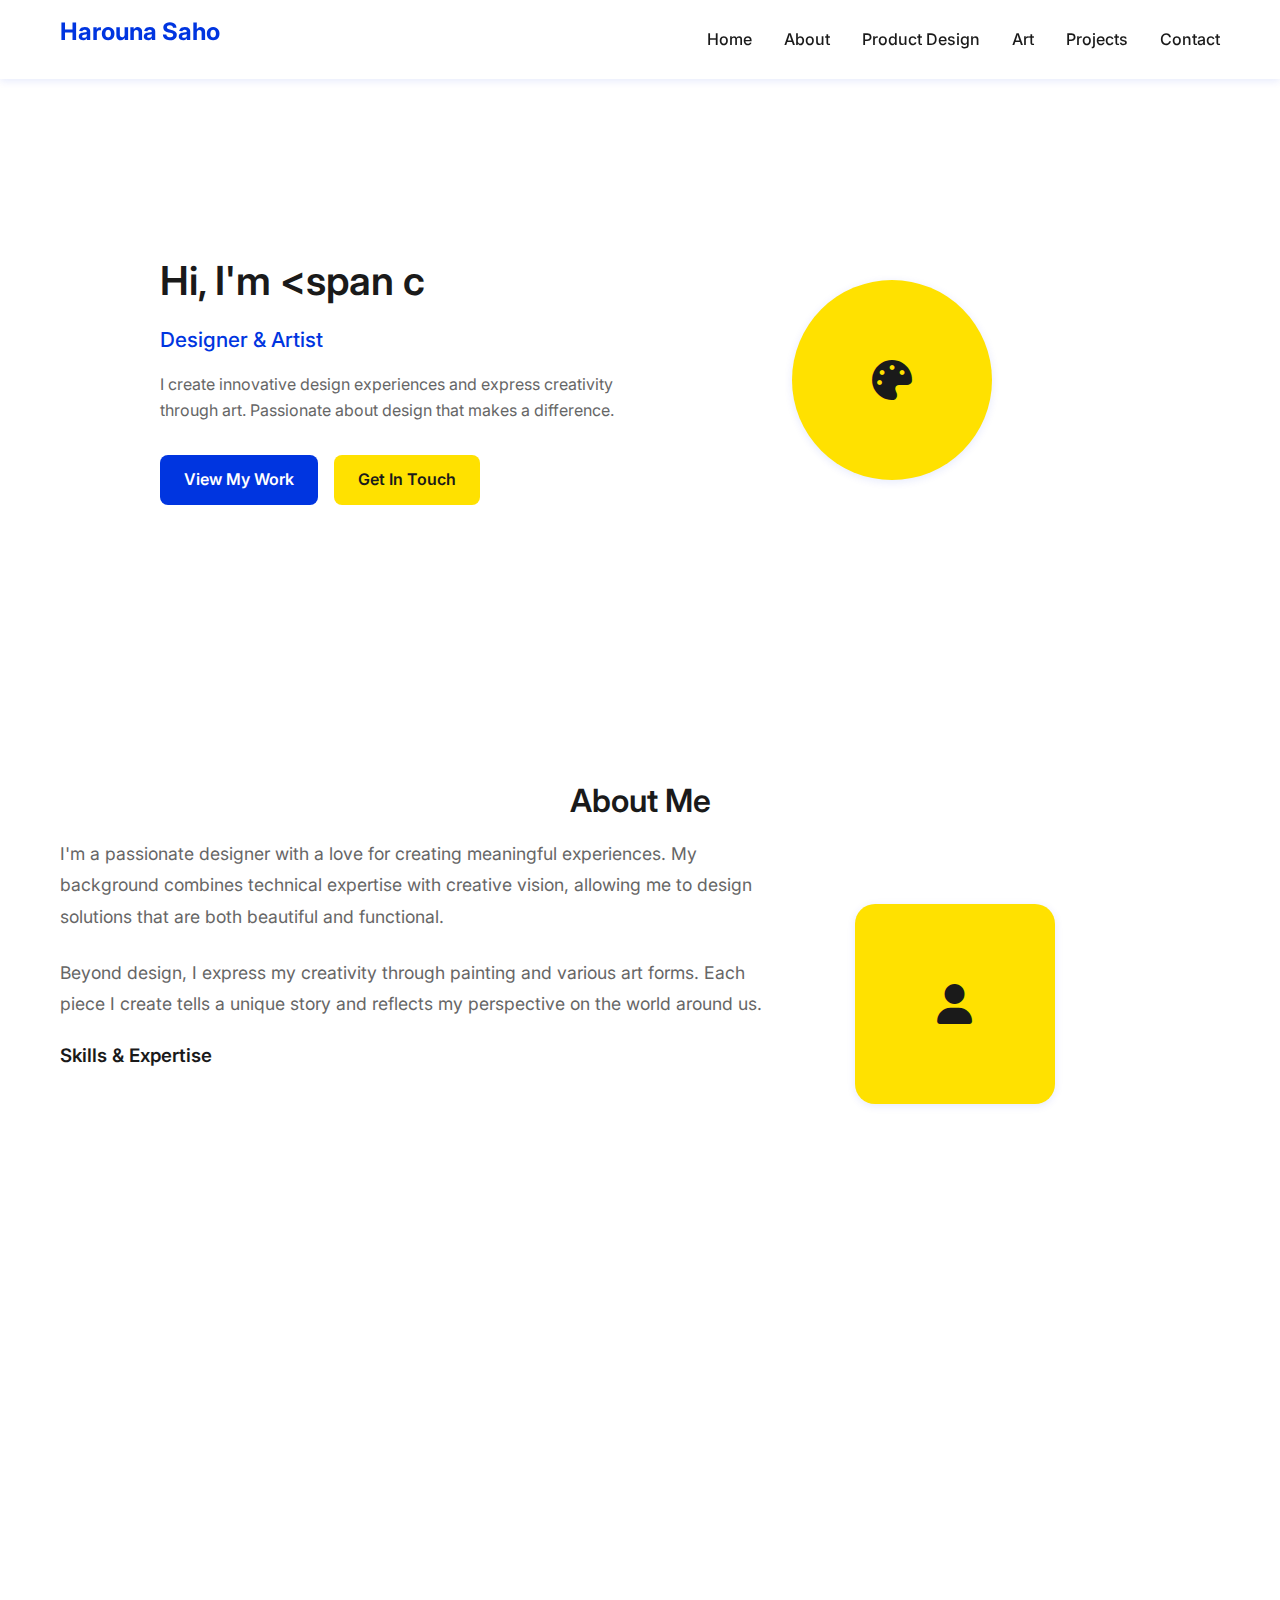
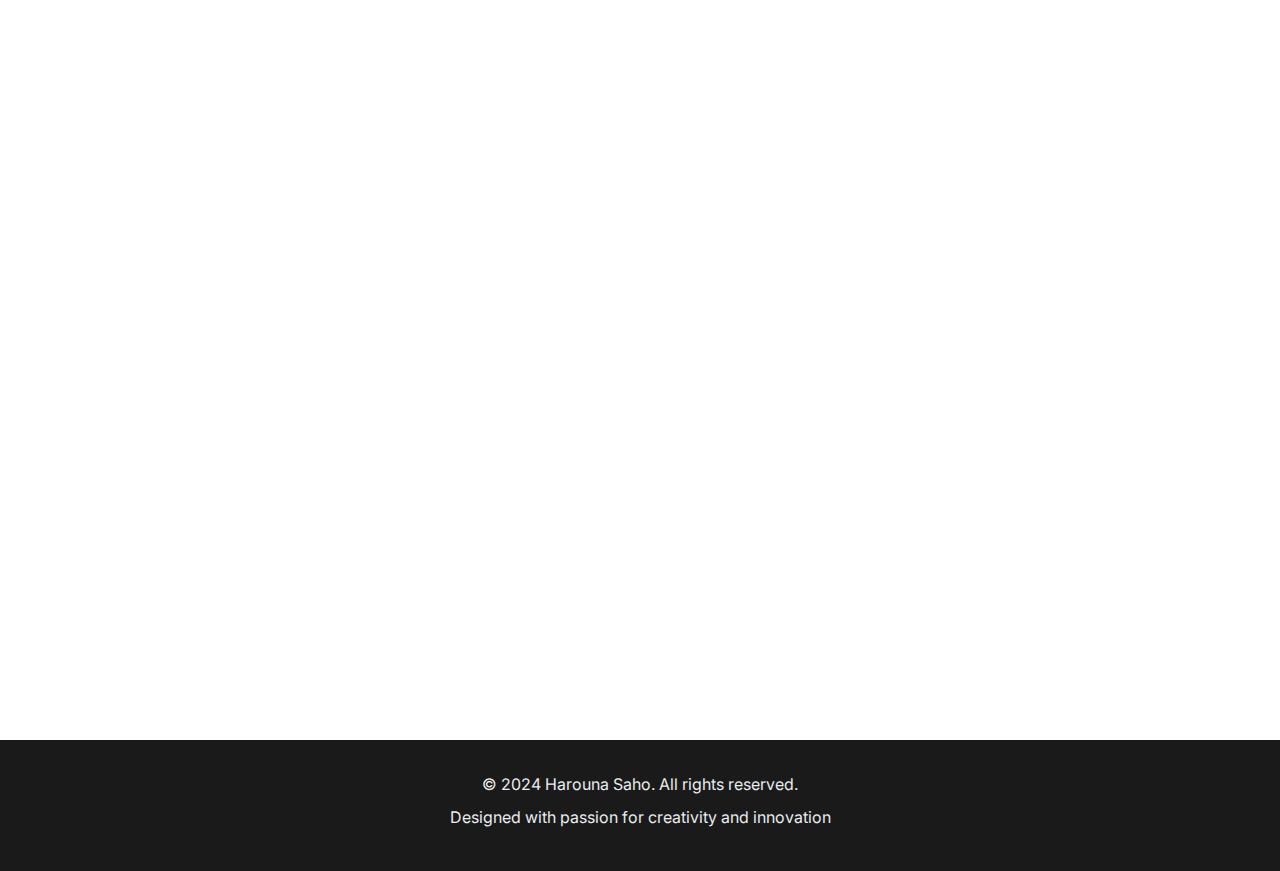
<file: portfolio-website-updated/index.html>
<!DOCTYPE html>
<html lang="en">
<head>
    <meta charset="UTF-8">
    <meta name="viewport" content="width=device-width, initial-scale=1.0">
    <title>Harouna Saho - Designer & Artist</title>
    <link rel="stylesheet" href="styles.css">
    <link href="https://fonts.googleapis.com/css2?family=Inter:wght@300;400;500;600;700&display=swap" rel="stylesheet">
    <link rel="stylesheet" href="https://cdnjs.cloudflare.com/ajax/libs/font-awesome/6.0.0/css/all.min.css">
</head>
<body>
    <!-- Navigation -->
    <nav class="navbar">
        <div class="nav-container">
            <div class="nav-logo">
                <h2>Harouna Saho</h2>
            </div>
            <ul class="nav-menu">
                <li class="nav-item">
                    <a href="#home" class="nav-link">Home</a>
                </li>
                <li class="nav-item">
                    <a href="#about" class="nav-link">About</a>
                </li>
                <li class="nav-item">
                    <a href="#product-design" class="nav-link">Product Design</a>
                </li>
                <li class="nav-item">
                    <a href="#art" class="nav-link">Art</a>
                </li>
                <li class="nav-item">
                    <a href="#projects" class="nav-link">Projects</a>
                </li>
                <li class="nav-item">
                    <a href="#contact" class="nav-link">Contact</a>
                </li>
            </ul>
            <div class="hamburger">
                <span class="bar"></span>
                <span class="bar"></span>
                <span class="bar"></span>
            </div>
        </div>
    </nav>

    <!-- Hero Section -->
    <section id="home" class="hero">
        <div class="hero-container">
            <div class="hero-content">
                <h1 class="hero-title">Hi, I'm <span class="highlight">Harouna Saho</span></h1>
                <p class="hero-subtitle">Designer & Artist</p>
                <p class="hero-description">
                    I create innovative design experiences and express creativity through art. 
                    Passionate about design that makes a difference.
                </p>
                <div class="hero-buttons">
                    <a href="#product-design" class="btn btn-primary">View My Work</a>
                    <a href="#contact" class="btn btn-secondary">Get In Touch</a>
                </div>
            </div>
            <div class="hero-image">
                <div class="hero-placeholder">
                    <i class="fas fa-palette"></i>
                </div>
            </div>
        </div>
    </section>

    <!-- About Section -->
    <section id="about" class="about">
        <div class="container">
            <h2 class="section-title">About Me</h2>
            <div class="about-content">
                <div class="about-text">
                    <p>
                        I'm a passionate designer with a love for creating meaningful experiences. 
                        My background combines technical expertise with creative vision, allowing me to design 
                        solutions that are both beautiful and functional.
                    </p>
                    <p>
                        Beyond design, I express my creativity through painting and various art forms. 
                        Each piece I create tells a unique story and reflects my perspective on the world around us.
                    </p>
                    <div class="skills">
                        <h3>Skills & Expertise</h3>
                        <div class="skill-tags">
                            <span class="skill-tag">Product Design</span>
                            <span class="skill-tag">UX/UI Design</span>
                            <span class="skill-tag">Prototyping</span>
                            <span class="skill-tag">User Research</span>
                            <span class="skill-tag">Digital Painting</span>
                            <span class="skill-tag">Traditional Art</span>
                            <span class="skill-tag">Creative Direction</span>
                        </div>
                    </div>
                </div>
                <div class="about-image">
                    <div class="about-placeholder">
                        <i class="fas fa-user"></i>
                    </div>
                </div>
            </div>
        </div>
    </section>

    <!-- Product Design Section -->
    <section id="product-design" class="product-design">
        <div class="container">
            <h2 class="section-title">Product Design</h2>
            <p class="section-description">
                Innovative product experiences that combine functionality with beautiful design
            </p>
            <div class="portfolio-grid">
                <div class="portfolio-item">
                    <div class="portfolio-image">
                        <div class="portfolio-placeholder">
                            <i class="fas fa-mobile-alt"></i>
                        </div>
                    </div>
                    <div class="portfolio-content">
                        <h3>Mobile App Design</h3>
                        <p>User-centered mobile application with intuitive navigation and modern aesthetics</p>
                        <div class="portfolio-tags">
                            <span class="tag">Mobile</span>
                            <span class="tag">UX/UI</span>
                            <span class="tag">Prototyping</span>
                        </div>
                    </div>
                </div>
                <div class="portfolio-item">
                    <div class="portfolio-image">
                        <div class="portfolio-placeholder">
                            <i class="fas fa-laptop"></i>
                        </div>
                    </div>
                    <div class="portfolio-content">
                        <h3>Web Platform Design</h3>
                        <p>Responsive web platform focusing on accessibility and user engagement</p>
                        <div class="portfolio-tags">
                            <span class="tag">Web</span>
                            <span class="tag">Responsive</span>
                            <span class="tag">Accessibility</span>
                        </div>
                    </div>
                </div>
                <div class="portfolio-item">
                    <div class="portfolio-image">
                        <div class="portfolio-placeholder">
                            <i class="fas fa-cube"></i>
                        </div>
                    </div>
                    <div class="portfolio-content">
                        <h3>Product Prototyping</h3>
                        <p>Physical product prototypes with focus on ergonomics and user experience</p>
                        <div class="portfolio-tags">
                            <span class="tag">Physical</span>
                            <span class="tag">Prototyping</span>
                            <span class="tag">Ergonomics</span>
                        </div>
                    </div>
                </div>
            </div>
        </div>
    </section>

    <!-- Art Section -->
    <section id="art" class="art">
        <div class="container">
            <h2 class="section-title">Art & Paintings</h2>
            <p class="section-description">
                Personal artistic expressions that capture emotions and tell stories
            </p>
            <div class="art-gallery">
                <div class="art-item">
                    <div class="art-image">
                        <div class="art-placeholder">
                            <i class="fas fa-paint-brush"></i>
                        </div>
                    </div>
                    <div class="art-content">
                        <h3>Abstract Expression</h3>
                        <p>Vibrant abstract painting exploring color theory and emotional expression</p>
                        <span class="art-medium">Acrylic on Canvas</span>
                    </div>
                </div>
                <div class="art-item">
                    <div class="art-image">
                        <div class="art-placeholder">
                            <i class="fas fa-palette"></i>
                        </div>
                    </div>
                    <div class="art-content">
                        <h3>Urban Landscape</h3>
                        <p>Contemporary cityscape capturing the energy and rhythm of urban life</p>
                        <span class="art-medium">Oil on Canvas</span>
                    </div>
                </div>
                <div class="art-item">
                    <div class="art-image">
                        <div class="art-placeholder">
                            <i class="fas fa-brush"></i>
                        </div>
                    </div>
                    <div class="art-content">
                        <h3>Digital Art</h3>
                        <p>Modern digital illustrations blending traditional techniques with technology</p>
                        <span class="art-medium">Digital Painting</span>
                    </div>
                </div>
                <div class="art-item">
                    <div class="art-image">
                        <div class="art-placeholder">
                            <i class="fas fa-star"></i>
                        </div>
                    </div>
                    <div class="art-content">
                        <h3>Mixed Media</h3>
                        <p>Experimental pieces combining various materials and techniques</p>
                        <span class="art-medium">Mixed Media</span>
                    </div>
                </div>
            </div>
        </div>
    </section>

    <!-- Projects Section -->
    <section id="projects" class="projects">
        <div class="container">
            <h2 class="section-title">Additional Projects</h2>
            <p class="section-description">
                Creative endeavors and collaborative projects that showcase diverse skills
            </p>
            <div class="projects-grid">
                <div class="project-card">
                    <div class="project-image">
                        <div class="project-placeholder">
                            <i class="fas fa-lightbulb"></i>
                        </div>
                    </div>
                    <div class="project-content">
                        <h3>Innovation Workshop</h3>
                        <p>Led creative workshops teaching design thinking and innovation methodologies</p>
                        <div class="project-links">
                            <a href="#" class="project-link">View Details</a>
                        </div>
                    </div>
                </div>
                <div class="project-card">
                    <div class="project-image">
                        <div class="project-placeholder">
                            <i class="fas fa-users"></i>
                        </div>
                    </div>
                    <div class="project-content">
                        <h3>Community Art Project</h3>
                        <p>Collaborative mural project bringing together local artists and community members</p>
                        <div class="project-links">
                            <a href="#" class="project-link">View Details</a>
                        </div>
                    </div>
                </div>
                <div class="project-card">
                    <div class="project-image">
                        <div class="project-placeholder">
                            <i class="fas fa-book"></i>
                        </div>
                    </div>
                    <div class="project-content">
                        <h3>Design Publication</h3>
                        <p>Co-authored research paper on sustainable design practices in modern manufacturing</p>
                        <div class="project-links">
                            <a href="#" class="project-link">View Details</a>
                        </div>
                    </div>
                </div>
            </div>
        </div>
    </section>

    <!-- Contact Section -->
    <section id="contact" class="contact">
        <div class="container">
            <h2 class="section-title">Get In Touch</h2>
            <p class="section-description">
                I'm always open to discussing new opportunities, collaborations, or just having a chat about design and art
            </p>
            <div class="contact-content">
                <div class="contact-info">
                    <div class="contact-item">
                        <div class="contact-icon">
                            <i class="fas fa-envelope"></i>
                        </div>
                        <div class="contact-details">
                            <h3>Email</h3>
                            <p>harouna.saho@example.com</p>
                        </div>
                    </div>
                    <div class="contact-item">
                        <div class="contact-icon">
                            <i class="fas fa-phone"></i>
                        </div>
                        <div class="contact-details">
                            <h3>Phone</h3>
                            <p>+1 (555) 123-4567</p>
                        </div>
                    </div>
                    <div class="contact-item">
                        <div class="contact-icon">
                            <i class="fas fa-map-marker-alt"></i>
                        </div>
                        <div class="contact-details">
                            <h3>Location</h3>
                            <p>San Francisco, CA</p>
                        </div>
                    </div>
                    <div class="social-links">
                        <a href="#" class="social-link"><i class="fab fa-linkedin"></i></a>
                        <a href="#" class="social-link"><i class="fab fa-behance"></i></a>
                        <a href="#" class="social-link"><i class="fab fa-dribbble"></i></a>
                        <a href="#" class="social-link"><i class="fab fa-instagram"></i></a>
                    </div>
                </div>
                <div class="contact-form">
                    <form id="contactForm">
                        <div class="form-group">
                            <input type="text" id="name" name="name" placeholder="Your Name" required>
                        </div>
                        <div class="form-group">
                            <input type="email" id="email" name="email" placeholder="Your Email" required>
                        </div>
                        <div class="form-group">
                            <input type="text" id="subject" name="subject" placeholder="Subject" required>
                        </div>
                        <div class="form-group">
                            <textarea id="message" name="message" placeholder="Your Message" rows="5" required></textarea>
                        </div>
                        <button type="submit" class="btn btn-primary">Send Message</button>
                    </form>
                </div>
            </div>
        </div>
    </section>

    <!-- Footer -->
    <footer class="footer">
        <div class="container">
            <div class="footer-content">
                <p>&copy; 2024 Harouna Saho. All rights reserved.</p>
                <p>Designed with passion for creativity and innovation</p>
            </div>
        </div>
    </footer>

    <script src="script.js"></script>
</body>
</html>
</file>
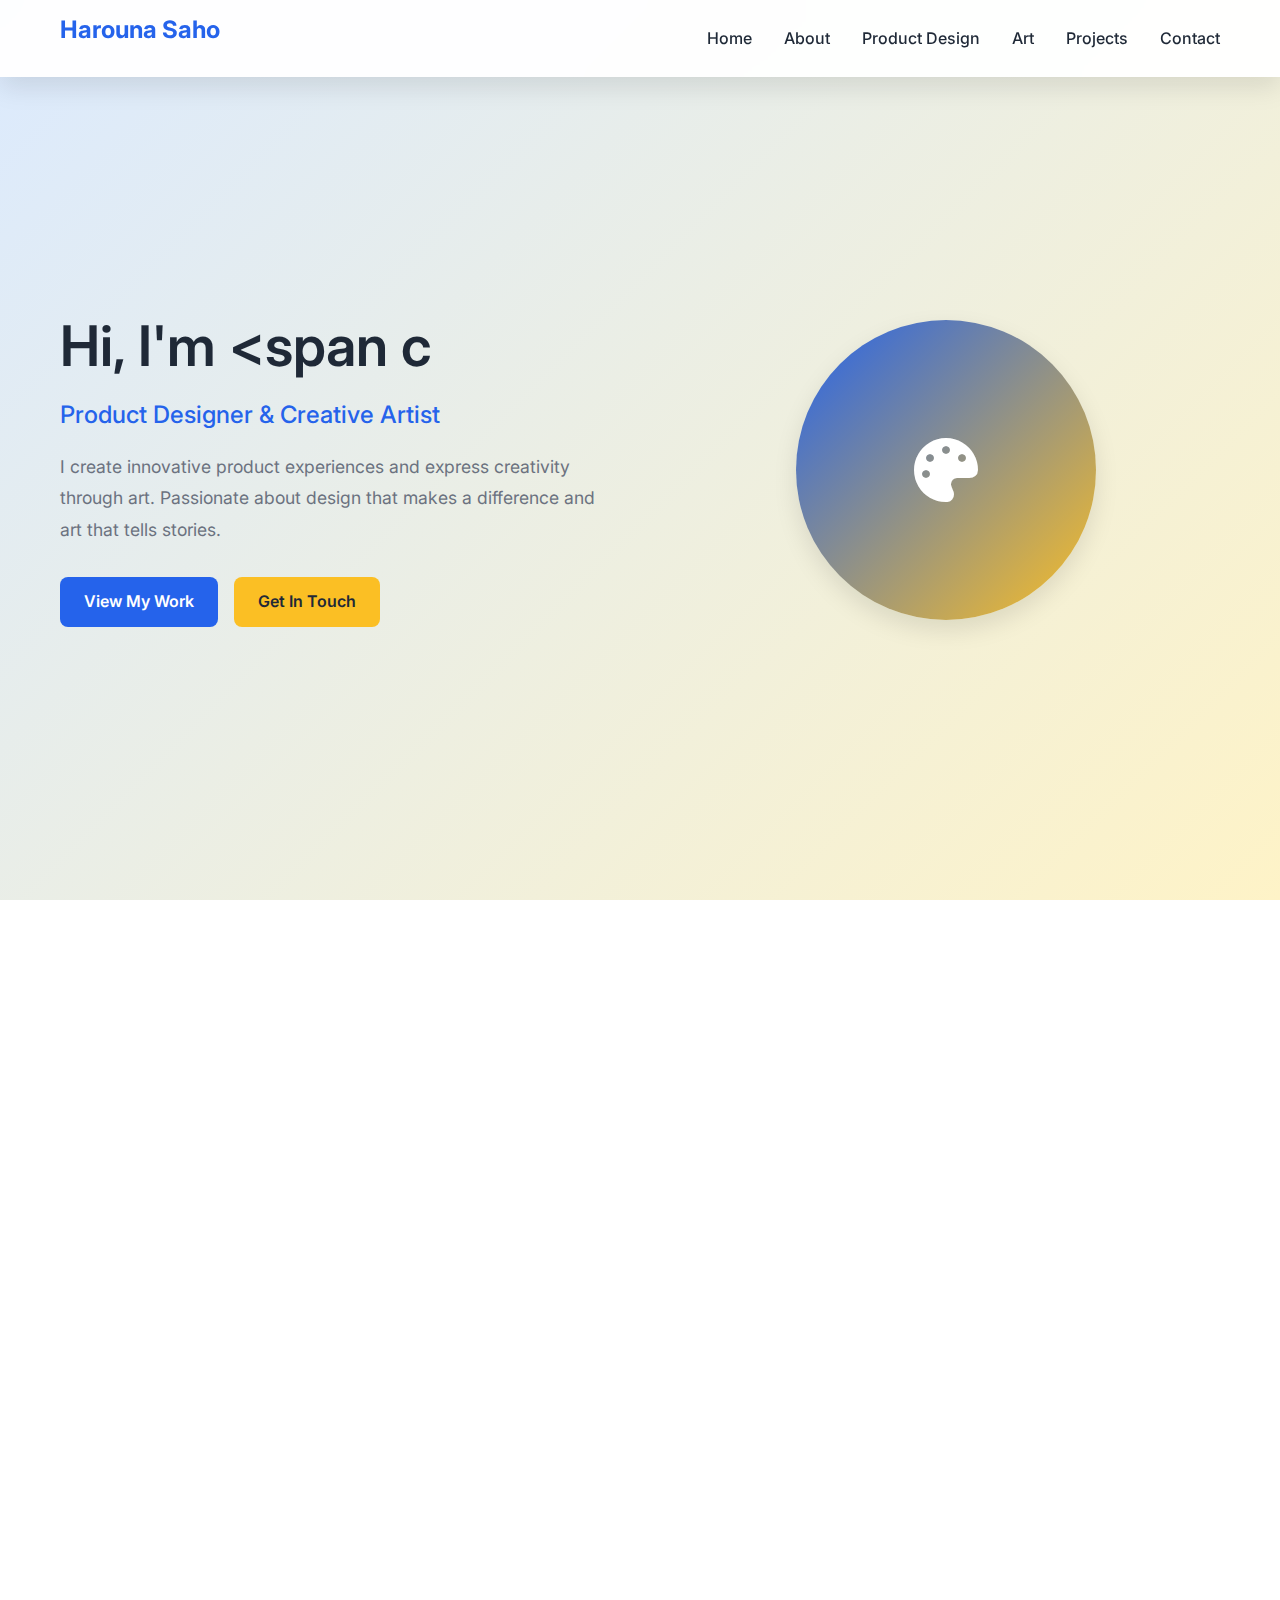
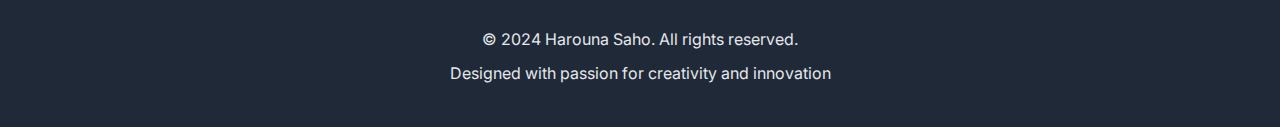
<file: portfolio-website/index.html>
<!DOCTYPE html>
<html lang="en">
<head>
    <meta charset="UTF-8">
    <meta name="viewport" content="width=device-width, initial-scale=1.0">
    <title>Harouna Saho - Product Designer & Artist</title>
    <link rel="stylesheet" href="styles.css">
    <link href="https://fonts.googleapis.com/css2?family=Inter:wght@300;400;500;600;700&display=swap" rel="stylesheet">
    <link rel="stylesheet" href="https://cdnjs.cloudflare.com/ajax/libs/font-awesome/6.0.0/css/all.min.css">
</head>
<body>
    <!-- Navigation -->
    <nav class="navbar">
        <div class="nav-container">
            <div class="nav-logo">
                <h2>Harouna Saho</h2>
            </div>
            <ul class="nav-menu">
                <li class="nav-item">
                    <a href="#home" class="nav-link">Home</a>
                </li>
                <li class="nav-item">
                    <a href="#about" class="nav-link">About</a>
                </li>
                <li class="nav-item">
                    <a href="#product-design" class="nav-link">Product Design</a>
                </li>
                <li class="nav-item">
                    <a href="#art" class="nav-link">Art</a>
                </li>
                <li class="nav-item">
                    <a href="#projects" class="nav-link">Projects</a>
                </li>
                <li class="nav-item">
                    <a href="#contact" class="nav-link">Contact</a>
                </li>
            </ul>
            <div class="hamburger">
                <span class="bar"></span>
                <span class="bar"></span>
                <span class="bar"></span>
            </div>
        </div>
    </nav>

    <!-- Hero Section -->
    <section id="home" class="hero">
        <div class="hero-container">
            <div class="hero-content">
                <h1 class="hero-title">Hi, I'm <span class="highlight">Harouna Saho</span></h1>
                <p class="hero-subtitle">Product Designer & Creative Artist</p>
                <p class="hero-description">
                    I create innovative product experiences and express creativity through art. 
                    Passionate about design that makes a difference and art that tells stories.
                </p>
                <div class="hero-buttons">
                    <a href="#product-design" class="btn btn-primary">View My Work</a>
                    <a href="#contact" class="btn btn-secondary">Get In Touch</a>
                </div>
            </div>
            <div class="hero-image">
                <div class="hero-placeholder">
                    <i class="fas fa-palette"></i>
                </div>
            </div>
        </div>
    </section>

    <!-- About Section -->
    <section id="about" class="about">
        <div class="container">
            <h2 class="section-title">About Me</h2>
            <div class="about-content">
                <div class="about-text">
                    <p>
                        I'm a passionate product designer with a love for creating meaningful user experiences. 
                        My background combines technical expertise with creative vision, allowing me to design 
                        products that are both beautiful and functional.
                    </p>
                    <p>
                        Beyond product design, I express my creativity through painting and various art forms. 
                        Each piece I create tells a unique story and reflects my perspective on the world around us.
                    </p>
                    <div class="skills">
                        <h3>Skills & Expertise</h3>
                        <div class="skill-tags">
                            <span class="skill-tag">Product Design</span>
                            <span class="skill-tag">UX/UI Design</span>
                            <span class="skill-tag">Prototyping</span>
                            <span class="skill-tag">User Research</span>
                            <span class="skill-tag">Digital Painting</span>
                            <span class="skill-tag">Traditional Art</span>
                            <span class="skill-tag">Creative Direction</span>
                        </div>
                    </div>
                </div>
                <div class="about-image">
                    <div class="about-placeholder">
                        <i class="fas fa-user"></i>
                    </div>
                </div>
            </div>
        </div>
    </section>

    <!-- Product Design Section -->
    <section id="product-design" class="product-design">
        <div class="container">
            <h2 class="section-title">Product Design</h2>
            <p class="section-description">
                Innovative product experiences that combine functionality with beautiful design
            </p>
            <div class="portfolio-grid">
                <div class="portfolio-item">
                    <div class="portfolio-image">
                        <div class="portfolio-placeholder">
                            <i class="fas fa-mobile-alt"></i>
                        </div>
                    </div>
                    <div class="portfolio-content">
                        <h3>Mobile App Design</h3>
                        <p>User-centered mobile application with intuitive navigation and modern aesthetics</p>
                        <div class="portfolio-tags">
                            <span class="tag">Mobile</span>
                            <span class="tag">UX/UI</span>
                            <span class="tag">Prototyping</span>
                        </div>
                    </div>
                </div>
                <div class="portfolio-item">
                    <div class="portfolio-image">
                        <div class="portfolio-placeholder">
                            <i class="fas fa-laptop"></i>
                        </div>
                    </div>
                    <div class="portfolio-content">
                        <h3>Web Platform Design</h3>
                        <p>Responsive web platform focusing on accessibility and user engagement</p>
                        <div class="portfolio-tags">
                            <span class="tag">Web</span>
                            <span class="tag">Responsive</span>
                            <span class="tag">Accessibility</span>
                        </div>
                    </div>
                </div>
                <div class="portfolio-item">
                    <div class="portfolio-image">
                        <div class="portfolio-placeholder">
                            <i class="fas fa-cube"></i>
                        </div>
                    </div>
                    <div class="portfolio-content">
                        <h3>Product Prototyping</h3>
                        <p>Physical product prototypes with focus on ergonomics and user experience</p>
                        <div class="portfolio-tags">
                            <span class="tag">Physical</span>
                            <span class="tag">Prototyping</span>
                            <span class="tag">Ergonomics</span>
                        </div>
                    </div>
                </div>
            </div>
        </div>
    </section>

    <!-- Art Section -->
    <section id="art" class="art">
        <div class="container">
            <h2 class="section-title">Art & Paintings</h2>
            <p class="section-description">
                Personal artistic expressions that capture emotions and tell stories
            </p>
            <div class="art-gallery">
                <div class="art-item">
                    <div class="art-image">
                        <div class="art-placeholder">
                            <i class="fas fa-paint-brush"></i>
                        </div>
                    </div>
                    <div class="art-content">
                        <h3>Abstract Expression</h3>
                        <p>Vibrant abstract painting exploring color theory and emotional expression</p>
                        <span class="art-medium">Acrylic on Canvas</span>
                    </div>
                </div>
                <div class="art-item">
                    <div class="art-image">
                        <div class="art-placeholder">
                            <i class="fas fa-palette"></i>
                        </div>
                    </div>
                    <div class="art-content">
                        <h3>Urban Landscape</h3>
                        <p>Contemporary cityscape capturing the energy and rhythm of urban life</p>
                        <span class="art-medium">Oil on Canvas</span>
                    </div>
                </div>
                <div class="art-item">
                    <div class="art-image">
                        <div class="art-placeholder">
                            <i class="fas fa-brush"></i>
                        </div>
                    </div>
                    <div class="art-content">
                        <h3>Digital Art</h3>
                        <p>Modern digital illustrations blending traditional techniques with technology</p>
                        <span class="art-medium">Digital Painting</span>
                    </div>
                </div>
                <div class="art-item">
                    <div class="art-image">
                        <div class="art-placeholder">
                            <i class="fas fa-star"></i>
                        </div>
                    </div>
                    <div class="art-content">
                        <h3>Mixed Media</h3>
                        <p>Experimental pieces combining various materials and techniques</p>
                        <span class="art-medium">Mixed Media</span>
                    </div>
                </div>
            </div>
        </div>
    </section>

    <!-- Projects Section -->
    <section id="projects" class="projects">
        <div class="container">
            <h2 class="section-title">Additional Projects</h2>
            <p class="section-description">
                Creative endeavors and collaborative projects that showcase diverse skills
            </p>
            <div class="projects-grid">
                <div class="project-card">
                    <div class="project-image">
                        <div class="project-placeholder">
                            <i class="fas fa-lightbulb"></i>
                        </div>
                    </div>
                    <div class="project-content">
                        <h3>Innovation Workshop</h3>
                        <p>Led creative workshops teaching design thinking and innovation methodologies</p>
                        <div class="project-links">
                            <a href="#" class="project-link">View Details</a>
                        </div>
                    </div>
                </div>
                <div class="project-card">
                    <div class="project-image">
                        <div class="project-placeholder">
                            <i class="fas fa-users"></i>
                        </div>
                    </div>
                    <div class="project-content">
                        <h3>Community Art Project</h3>
                        <p>Collaborative mural project bringing together local artists and community members</p>
                        <div class="project-links">
                            <a href="#" class="project-link">View Details</a>
                        </div>
                    </div>
                </div>
                <div class="project-card">
                    <div class="project-image">
                        <div class="project-placeholder">
                            <i class="fas fa-book"></i>
                        </div>
                    </div>
                    <div class="project-content">
                        <h3>Design Publication</h3>
                        <p>Co-authored research paper on sustainable design practices in modern manufacturing</p>
                        <div class="project-links">
                            <a href="#" class="project-link">View Details</a>
                        </div>
                    </div>
                </div>
            </div>
        </div>
    </section>

    <!-- Contact Section -->
    <section id="contact" class="contact">
        <div class="container">
            <h2 class="section-title">Get In Touch</h2>
            <p class="section-description">
                I'm always open to discussing new opportunities, collaborations, or just having a chat about design and art
            </p>
            <div class="contact-content">
                <div class="contact-info">
                    <div class="contact-item">
                        <div class="contact-icon">
                            <i class="fas fa-envelope"></i>
                        </div>
                        <div class="contact-details">
                            <h3>Email</h3>
                            <p>harouna.saho@example.com</p>
                        </div>
                    </div>
                    <div class="contact-item">
                        <div class="contact-icon">
                            <i class="fas fa-phone"></i>
                        </div>
                        <div class="contact-details">
                            <h3>Phone</h3>
                            <p>+1 (555) 123-4567</p>
                        </div>
                    </div>
                    <div class="contact-item">
                        <div class="contact-icon">
                            <i class="fas fa-map-marker-alt"></i>
                        </div>
                        <div class="contact-details">
                            <h3>Location</h3>
                            <p>San Francisco, CA</p>
                        </div>
                    </div>
                    <div class="social-links">
                        <a href="#" class="social-link"><i class="fab fa-linkedin"></i></a>
                        <a href="#" class="social-link"><i class="fab fa-behance"></i></a>
                        <a href="#" class="social-link"><i class="fab fa-dribbble"></i></a>
                        <a href="#" class="social-link"><i class="fab fa-instagram"></i></a>
                    </div>
                </div>
                <div class="contact-form">
                    <form id="contactForm">
                        <div class="form-group">
                            <input type="text" id="name" name="name" placeholder="Your Name" required>
                        </div>
                        <div class="form-group">
                            <input type="email" id="email" name="email" placeholder="Your Email" required>
                        </div>
                        <div class="form-group">
                            <input type="text" id="subject" name="subject" placeholder="Subject" required>
                        </div>
                        <div class="form-group">
                            <textarea id="message" name="message" placeholder="Your Message" rows="5" required></textarea>
                        </div>
                        <button type="submit" class="btn btn-primary">Send Message</button>
                    </form>
                </div>
            </div>
        </div>
    </section>

    <!-- Footer -->
    <footer class="footer">
        <div class="container">
            <div class="footer-content">
                <p>&copy; 2024 Harouna Saho. All rights reserved.</p>
                <p>Designed with passion for creativity and innovation</p>
            </div>
        </div>
    </footer>

    <script src="script.js"></script>
</body>
</html>
</file>
<file: portfolio-website-updated/styles.css>
/* Reset and Base Styles */
* {
    margin: 0;
    padding: 0;
    box-sizing: border-box;
}

html {
    scroll-behavior: smooth;
}

body {
    font-family: 'Inter', sans-serif;
    line-height: 1.6;
    color: #333;
    background-color: #ffffff;
}

.container {
    max-width: 1200px;
    margin: 0 auto;
    padding: 0 20px;
}

/* Color Variables - Simplified Blue and Yellow Theme */
:root {
    --primary-blue: #0035E0;
    --secondary-blue: #0028B3;
    --light-blue: #E6EBFF;
    --accent-yellow: #FFE100;
    --secondary-yellow: #E6CC00;
    --light-yellow: #FFF9CC;
    --dark-text: #1a1a1a;
    --light-text: #666666;
    --white: #ffffff;
    --gray-100: #f8f9fa;
    --gray-200: #e9ecef;
    --shadow: 0 2px 8px rgba(0, 53, 224, 0.1);
    --shadow-hover: 0 4px 16px rgba(0, 53, 224, 0.15);
}

/* Typography - Simplified */
h1, h2, h3, h4, h5, h6 {
    font-weight: 600;
    line-height: 1.3;
    margin-bottom: 1rem;
}

.section-title {
    font-size: 2rem;
    text-align: center;
    margin-bottom: 1rem;
    color: var(--dark-text);
    font-weight: 600;
}

.section-description {
    text-align: center;
    font-size: 1rem;
    color: var(--light-text);
    margin-bottom: 2.5rem;
    max-width: 500px;
    margin-left: auto;
    margin-right: auto;
}

/* Navigation */
.navbar {
    position: fixed;
    top: 0;
    width: 100%;
    background: rgba(255, 255, 255, 0.95);
    backdrop-filter: blur(10px);
    z-index: 1000;
    padding: 1rem 0;
    box-shadow: var(--shadow);
}

.nav-container {
    max-width: 1200px;
    margin: 0 auto;
    padding: 0 20px;
    display: flex;
    justify-content: space-between;
    align-items: center;
}

.nav-logo h2 {
    color: var(--primary-blue);
    font-size: 1.5rem;
    font-weight: 700;
}

.nav-menu {
    display: flex;
    list-style: none;
    gap: 2rem;
}

.nav-link {
    text-decoration: none;
    color: var(--dark-text);
    font-weight: 500;
    transition: color 0.3s ease;
    position: relative;
}

.nav-link:hover {
    color: var(--primary-blue);
}

.nav-link::after {
    content: '';
    position: absolute;
    bottom: -5px;
    left: 0;
    width: 0;
    height: 2px;
    background: var(--accent-yellow);
    transition: width 0.3s ease;
}

.nav-link:hover::after {
    width: 100%;
}

.hamburger {
    display: none;
    flex-direction: column;
    cursor: pointer;
}

.bar {
    width: 25px;
    height: 3px;
    background: var(--primary-blue);
    margin: 3px 0;
    transition: 0.3s;
}

/* Hero Section - Simplified */
.hero {
    padding: 100px 0 60px;
    background: var(--white);
    min-height: 80vh;
    display: flex;
    align-items: center;
}

.hero-container {
    max-width: 1000px;
    margin: 0 auto;
    padding: 0 20px;
    display: grid;
    grid-template-columns: 1fr 1fr;
    gap: 3rem;
    align-items: center;
}

.hero-title {
    font-size: 2.5rem;
    margin-bottom: 1rem;
    color: var(--dark-text);
    font-weight: 600;
}

.highlight {
    color: var(--primary-blue);
}

.hero-subtitle {
    font-size: 1.3rem;
    color: var(--primary-blue);
    margin-bottom: 1rem;
    font-weight: 500;
}

.hero-description {
    font-size: 1rem;
    color: var(--light-text);
    margin-bottom: 2rem;
    line-height: 1.6;
}

.hero-buttons {
    display: flex;
    gap: 1rem;
    flex-wrap: wrap;
}

.btn {
    padding: 12px 24px;
    border: none;
    border-radius: 8px;
    text-decoration: none;
    font-weight: 600;
    transition: all 0.3s ease;
    cursor: pointer;
    display: inline-block;
    text-align: center;
}

.btn-primary {
    background: var(--primary-blue);
    color: var(--white);
}

.btn-primary:hover {
    background: var(--secondary-blue);
    transform: translateY(-2px);
    box-shadow: var(--shadow-hover);
}

.btn-secondary {
    background: var(--accent-yellow);
    color: var(--dark-text);
}

.btn-secondary:hover {
    background: var(--secondary-yellow);
    transform: translateY(-2px);
    box-shadow: var(--shadow-hover);
}

.hero-image {
    display: flex;
    justify-content: center;
    align-items: center;
}

.hero-placeholder {
    width: 200px;
    height: 200px;
    background: var(--accent-yellow);
    border-radius: 50%;
    display: flex;
    align-items: center;
    justify-content: center;
    color: var(--dark-text);
    font-size: 2.5rem;
    box-shadow: var(--shadow);
}

/* About Section - Simplified */
.about {
    padding: 60px 0;
    background: var(--white);
}

.about-content {
    display: grid;
    grid-template-columns: 2fr 1fr;
    gap: 4rem;
    align-items: center;
}

.about-text p {
    margin-bottom: 1.5rem;
    font-size: 1.1rem;
    color: var(--light-text);
    line-height: 1.8;
}

.skills h3 {
    color: var(--dark-text);
    margin-bottom: 1rem;
}

.skill-tags {
    display: flex;
    flex-wrap: wrap;
    gap: 0.5rem;
}

.skill-tag {
    background: var(--light-blue);
    color: var(--primary-blue);
    padding: 8px 16px;
    border-radius: 20px;
    font-size: 0.9rem;
    font-weight: 500;
}

.about-placeholder {
    width: 200px;
    height: 200px;
    background: var(--accent-yellow);
    border-radius: 20px;
    display: flex;
    align-items: center;
    justify-content: center;
    color: var(--dark-text);
    font-size: 2.5rem;
    box-shadow: var(--shadow);
}

/* Product Design Section - Simplified */
.product-design {
    padding: 60px 0;
    background: var(--gray-100);
}

.portfolio-grid {
    display: grid;
    grid-template-columns: repeat(auto-fit, minmax(300px, 1fr));
    gap: 1.5rem;
}

.portfolio-item {
    background: var(--white);
    border-radius: 12px;
    overflow: hidden;
    box-shadow: var(--shadow);
    transition: transform 0.3s ease, box-shadow 0.3s ease;
    border: 1px solid var(--gray-200);
}

.portfolio-item:hover {
    transform: translateY(-3px);
    box-shadow: var(--shadow-hover);
}

.portfolio-image {
    height: 200px;
    background: var(--light-blue);
    display: flex;
    align-items: center;
    justify-content: center;
}

.portfolio-placeholder {
    width: 80px;
    height: 80px;
    background: var(--primary-blue);
    border-radius: 50%;
    display: flex;
    align-items: center;
    justify-content: center;
    color: var(--white);
    font-size: 2rem;
}

.portfolio-content {
    padding: 1.5rem;
}

.portfolio-content h3 {
    color: var(--dark-text);
    margin-bottom: 0.5rem;
}

.portfolio-content p {
    color: var(--light-text);
    margin-bottom: 1rem;
    line-height: 1.6;
}

.portfolio-tags {
    display: flex;
    gap: 0.5rem;
    flex-wrap: wrap;
}

.tag {
    background: var(--light-yellow);
    color: var(--secondary-yellow);
    padding: 4px 12px;
    border-radius: 12px;
    font-size: 0.8rem;
    font-weight: 500;
}

/* Art Section - Simplified */
.art {
    padding: 60px 0;
    background: var(--white);
}

.art-gallery {
    display: grid;
    grid-template-columns: repeat(auto-fit, minmax(250px, 1fr));
    gap: 1.5rem;
}

.art-item {
    background: var(--white);
    border-radius: 12px;
    overflow: hidden;
    box-shadow: var(--shadow);
    transition: transform 0.3s ease, box-shadow 0.3s ease;
    border: 1px solid var(--gray-200);
}

.art-item:hover {
    transform: translateY(-3px);
    box-shadow: var(--shadow-hover);
}

.art-image {
    height: 200px;
    background: var(--light-yellow);
    display: flex;
    align-items: center;
    justify-content: center;
}

.art-placeholder {
    width: 80px;
    height: 80px;
    background: var(--accent-yellow);
    border-radius: 50%;
    display: flex;
    align-items: center;
    justify-content: center;
    color: var(--dark-text);
    font-size: 2rem;
}

.art-content {
    padding: 1.5rem;
}

.art-content h3 {
    color: var(--dark-text);
    margin-bottom: 0.5rem;
}

.art-content p {
    color: var(--light-text);
    margin-bottom: 1rem;
    line-height: 1.6;
}

.art-medium {
    background: var(--light-blue);
    color: var(--primary-blue);
    padding: 4px 12px;
    border-radius: 12px;
    font-size: 0.8rem;
    font-weight: 500;
}

/* Projects Section - Simplified */
.projects {
    padding: 60px 0;
    background: var(--gray-100);
}

.projects-grid {
    display: grid;
    grid-template-columns: repeat(auto-fit, minmax(300px, 1fr));
    gap: 1.5rem;
}

.project-card {
    background: var(--white);
    border-radius: 12px;
    overflow: hidden;
    box-shadow: var(--shadow);
    transition: transform 0.3s ease, box-shadow 0.3s ease;
    border: 1px solid var(--gray-200);
}

.project-card:hover {
    transform: translateY(-3px);
    box-shadow: var(--shadow-hover);
}

.project-image {
    height: 200px;
    background: var(--light-blue);
    display: flex;
    align-items: center;
    justify-content: center;
}

.project-placeholder {
    width: 80px;
    height: 80px;
    background: var(--primary-blue);
    border-radius: 50%;
    display: flex;
    align-items: center;
    justify-content: center;
    color: var(--white);
    font-size: 2rem;
}

.project-content {
    padding: 1.5rem;
}

.project-content h3 {
    color: var(--dark-text);
    margin-bottom: 0.5rem;
}

.project-content p {
    color: var(--light-text);
    margin-bottom: 1rem;
    line-height: 1.6;
}

.project-link {
    color: var(--primary-blue);
    text-decoration: none;
    font-weight: 600;
    transition: color 0.3s ease;
}

.project-link:hover {
    color: var(--secondary-blue);
}

/* Contact Section - Simplified */
.contact {
    padding: 60px 0;
    background: var(--white);
}

.contact-content {
    display: grid;
    grid-template-columns: 1fr 1fr;
    gap: 4rem;
}

.contact-info {
    display: flex;
    flex-direction: column;
    gap: 2rem;
}

.contact-item {
    display: flex;
    align-items: center;
    gap: 1rem;
}

.contact-icon {
    width: 60px;
    height: 60px;
    background: var(--light-blue);
    border-radius: 50%;
    display: flex;
    align-items: center;
    justify-content: center;
    color: var(--primary-blue);
    font-size: 1.5rem;
}

.contact-details h3 {
    color: var(--dark-text);
    margin-bottom: 0.25rem;
}

.contact-details p {
    color: var(--light-text);
}

.social-links {
    display: flex;
    gap: 1rem;
    margin-top: 1rem;
}

.social-link {
    width: 50px;
    height: 50px;
    background: var(--light-yellow);
    border-radius: 50%;
    display: flex;
    align-items: center;
    justify-content: center;
    color: var(--secondary-yellow);
    font-size: 1.2rem;
    transition: all 0.3s ease;
}

.social-link:hover {
    background: var(--accent-yellow);
    transform: translateY(-2px);
}

.contact-form {
    background: var(--gray-100);
    padding: 2rem;
    border-radius: 12px;
    border: 1px solid var(--gray-200);
}

.form-group {
    margin-bottom: 1.5rem;
}

.form-group input,
.form-group textarea {
    width: 100%;
    padding: 12px 16px;
    border: 2px solid var(--gray-200);
    border-radius: 8px;
    font-size: 1rem;
    transition: border-color 0.3s ease;
    font-family: inherit;
}

.form-group input:focus,
.form-group textarea:focus {
    outline: none;
    border-color: var(--primary-blue);
}

.form-group textarea {
    resize: vertical;
    min-height: 120px;
}

/* Footer */
.footer {
    background: var(--dark-text);
    color: var(--white);
    padding: 2rem 0;
    text-align: center;
}

.footer-content p {
    margin-bottom: 0.5rem;
    color: var(--gray-200);
}

/* Responsive Design */
@media (max-width: 768px) {
    .hamburger {
        display: flex;
    }

    .nav-menu {
        position: fixed;
        left: -100%;
        top: 70px;
        flex-direction: column;
        background-color: var(--white);
        width: 100%;
        text-align: center;
        transition: 0.3s;
        box-shadow: var(--shadow);
        padding: 2rem 0;
    }

    .nav-menu.active {
        left: 0;
    }

    .hero-container {
        grid-template-columns: 1fr;
        text-align: center;
        gap: 2rem;
    }

    .hero-title {
        font-size: 2.5rem;
    }

    .about-content {
        grid-template-columns: 1fr;
        gap: 2rem;
        text-align: center;
    }

    .contact-content {
        grid-template-columns: 1fr;
        gap: 2rem;
    }

    .hero-buttons {
        justify-content: center;
    }

    .section-title {
        font-size: 2rem;
    }
}

@media (max-width: 480px) {
    .container {
        padding: 0 15px;
    }

    .hero {
        padding: 80px 0 40px;
    }

    .hero-title {
        font-size: 2rem;
    }

    .btn {
        padding: 10px 20px;
        font-size: 0.9rem;
    }
}
</file>
<file: portfolio-website/styles.css>
/* Reset and Base Styles */
* {
    margin: 0;
    padding: 0;
    box-sizing: border-box;
}

html {
    scroll-behavior: smooth;
}

body {
    font-family: 'Inter', sans-serif;
    line-height: 1.6;
    color: #333;
    background-color: #ffffff;
}

.container {
    max-width: 1200px;
    margin: 0 auto;
    padding: 0 20px;
}

/* Color Variables - Blue and Yellow Theme */
:root {
    --primary-blue: #2563eb;
    --secondary-blue: #1d4ed8;
    --light-blue: #dbeafe;
    --accent-yellow: #fbbf24;
    --secondary-yellow: #f59e0b;
    --light-yellow: #fef3c7;
    --dark-text: #1f2937;
    --light-text: #6b7280;
    --white: #ffffff;
    --gray-100: #f3f4f6;
    --gray-200: #e5e7eb;
    --shadow: 0 10px 25px rgba(0, 0, 0, 0.1);
    --shadow-hover: 0 20px 40px rgba(0, 0, 0, 0.15);
}

/* Typography */
h1, h2, h3, h4, h5, h6 {
    font-weight: 600;
    line-height: 1.2;
    margin-bottom: 1rem;
}

.section-title {
    font-size: 2.5rem;
    text-align: center;
    margin-bottom: 1rem;
    color: var(--dark-text);
    position: relative;
}

.section-title::after {
    content: '';
    position: absolute;
    bottom: -10px;
    left: 50%;
    transform: translateX(-50%);
    width: 80px;
    height: 4px;
    background: linear-gradient(90deg, var(--primary-blue), var(--accent-yellow));
    border-radius: 2px;
}

.section-description {
    text-align: center;
    font-size: 1.1rem;
    color: var(--light-text);
    margin-bottom: 3rem;
    max-width: 600px;
    margin-left: auto;
    margin-right: auto;
}

/* Navigation */
.navbar {
    position: fixed;
    top: 0;
    width: 100%;
    background: rgba(255, 255, 255, 0.95);
    backdrop-filter: blur(10px);
    z-index: 1000;
    padding: 1rem 0;
    box-shadow: var(--shadow);
}

.nav-container {
    max-width: 1200px;
    margin: 0 auto;
    padding: 0 20px;
    display: flex;
    justify-content: space-between;
    align-items: center;
}

.nav-logo h2 {
    color: var(--primary-blue);
    font-size: 1.5rem;
    font-weight: 700;
}

.nav-menu {
    display: flex;
    list-style: none;
    gap: 2rem;
}

.nav-link {
    text-decoration: none;
    color: var(--dark-text);
    font-weight: 500;
    transition: color 0.3s ease;
    position: relative;
}

.nav-link:hover {
    color: var(--primary-blue);
}

.nav-link::after {
    content: '';
    position: absolute;
    bottom: -5px;
    left: 0;
    width: 0;
    height: 2px;
    background: var(--accent-yellow);
    transition: width 0.3s ease;
}

.nav-link:hover::after {
    width: 100%;
}

.hamburger {
    display: none;
    flex-direction: column;
    cursor: pointer;
}

.bar {
    width: 25px;
    height: 3px;
    background: var(--primary-blue);
    margin: 3px 0;
    transition: 0.3s;
}

/* Hero Section */
.hero {
    padding: 120px 0 80px;
    background: linear-gradient(135deg, var(--light-blue) 0%, var(--light-yellow) 100%);
    min-height: 100vh;
    display: flex;
    align-items: center;
}

.hero-container {
    max-width: 1200px;
    margin: 0 auto;
    padding: 0 20px;
    display: grid;
    grid-template-columns: 1fr 1fr;
    gap: 4rem;
    align-items: center;
}

.hero-title {
    font-size: 3.5rem;
    margin-bottom: 1rem;
    color: var(--dark-text);
}

.highlight {
    background: linear-gradient(135deg, var(--primary-blue), var(--accent-yellow));
    -webkit-background-clip: text;
    -webkit-text-fill-color: transparent;
    background-clip: text;
}

.hero-subtitle {
    font-size: 1.5rem;
    color: var(--primary-blue);
    margin-bottom: 1rem;
    font-weight: 500;
}

.hero-description {
    font-size: 1.1rem;
    color: var(--light-text);
    margin-bottom: 2rem;
    line-height: 1.8;
}

.hero-buttons {
    display: flex;
    gap: 1rem;
    flex-wrap: wrap;
}

.btn {
    padding: 12px 24px;
    border: none;
    border-radius: 8px;
    text-decoration: none;
    font-weight: 600;
    transition: all 0.3s ease;
    cursor: pointer;
    display: inline-block;
    text-align: center;
}

.btn-primary {
    background: var(--primary-blue);
    color: var(--white);
}

.btn-primary:hover {
    background: var(--secondary-blue);
    transform: translateY(-2px);
    box-shadow: var(--shadow-hover);
}

.btn-secondary {
    background: var(--accent-yellow);
    color: var(--dark-text);
}

.btn-secondary:hover {
    background: var(--secondary-yellow);
    transform: translateY(-2px);
    box-shadow: var(--shadow-hover);
}

.hero-image {
    display: flex;
    justify-content: center;
    align-items: center;
}

.hero-placeholder {
    width: 300px;
    height: 300px;
    background: linear-gradient(135deg, var(--primary-blue), var(--accent-yellow));
    border-radius: 50%;
    display: flex;
    align-items: center;
    justify-content: center;
    color: var(--white);
    font-size: 4rem;
    box-shadow: var(--shadow);
}

/* About Section */
.about {
    padding: 80px 0;
    background: var(--white);
}

.about-content {
    display: grid;
    grid-template-columns: 2fr 1fr;
    gap: 4rem;
    align-items: center;
}

.about-text p {
    margin-bottom: 1.5rem;
    font-size: 1.1rem;
    color: var(--light-text);
    line-height: 1.8;
}

.skills h3 {
    color: var(--dark-text);
    margin-bottom: 1rem;
}

.skill-tags {
    display: flex;
    flex-wrap: wrap;
    gap: 0.5rem;
}

.skill-tag {
    background: var(--light-blue);
    color: var(--primary-blue);
    padding: 8px 16px;
    border-radius: 20px;
    font-size: 0.9rem;
    font-weight: 500;
}

.about-placeholder {
    width: 250px;
    height: 250px;
    background: linear-gradient(135deg, var(--accent-yellow), var(--primary-blue));
    border-radius: 20px;
    display: flex;
    align-items: center;
    justify-content: center;
    color: var(--white);
    font-size: 3rem;
    box-shadow: var(--shadow);
}

/* Product Design Section */
.product-design {
    padding: 80px 0;
    background: var(--gray-100);
}

.portfolio-grid {
    display: grid;
    grid-template-columns: repeat(auto-fit, minmax(350px, 1fr));
    gap: 2rem;
}

.portfolio-item {
    background: var(--white);
    border-radius: 16px;
    overflow: hidden;
    box-shadow: var(--shadow);
    transition: transform 0.3s ease, box-shadow 0.3s ease;
}

.portfolio-item:hover {
    transform: translateY(-5px);
    box-shadow: var(--shadow-hover);
}

.portfolio-image {
    height: 200px;
    background: var(--light-blue);
    display: flex;
    align-items: center;
    justify-content: center;
}

.portfolio-placeholder {
    width: 80px;
    height: 80px;
    background: var(--primary-blue);
    border-radius: 50%;
    display: flex;
    align-items: center;
    justify-content: center;
    color: var(--white);
    font-size: 2rem;
}

.portfolio-content {
    padding: 1.5rem;
}

.portfolio-content h3 {
    color: var(--dark-text);
    margin-bottom: 0.5rem;
}

.portfolio-content p {
    color: var(--light-text);
    margin-bottom: 1rem;
    line-height: 1.6;
}

.portfolio-tags {
    display: flex;
    gap: 0.5rem;
    flex-wrap: wrap;
}

.tag {
    background: var(--light-yellow);
    color: var(--secondary-yellow);
    padding: 4px 12px;
    border-radius: 12px;
    font-size: 0.8rem;
    font-weight: 500;
}

/* Art Section */
.art {
    padding: 80px 0;
    background: var(--white);
}

.art-gallery {
    display: grid;
    grid-template-columns: repeat(auto-fit, minmax(280px, 1fr));
    gap: 2rem;
}

.art-item {
    background: var(--white);
    border-radius: 16px;
    overflow: hidden;
    box-shadow: var(--shadow);
    transition: transform 0.3s ease, box-shadow 0.3s ease;
}

.art-item:hover {
    transform: translateY(-5px);
    box-shadow: var(--shadow-hover);
}

.art-image {
    height: 200px;
    background: var(--light-yellow);
    display: flex;
    align-items: center;
    justify-content: center;
}

.art-placeholder {
    width: 80px;
    height: 80px;
    background: var(--accent-yellow);
    border-radius: 50%;
    display: flex;
    align-items: center;
    justify-content: center;
    color: var(--dark-text);
    font-size: 2rem;
}

.art-content {
    padding: 1.5rem;
}

.art-content h3 {
    color: var(--dark-text);
    margin-bottom: 0.5rem;
}

.art-content p {
    color: var(--light-text);
    margin-bottom: 1rem;
    line-height: 1.6;
}

.art-medium {
    background: var(--light-blue);
    color: var(--primary-blue);
    padding: 4px 12px;
    border-radius: 12px;
    font-size: 0.8rem;
    font-weight: 500;
}

/* Projects Section */
.projects {
    padding: 80px 0;
    background: var(--gray-100);
}

.projects-grid {
    display: grid;
    grid-template-columns: repeat(auto-fit, minmax(350px, 1fr));
    gap: 2rem;
}

.project-card {
    background: var(--white);
    border-radius: 16px;
    overflow: hidden;
    box-shadow: var(--shadow);
    transition: transform 0.3s ease, box-shadow 0.3s ease;
}

.project-card:hover {
    transform: translateY(-5px);
    box-shadow: var(--shadow-hover);
}

.project-image {
    height: 200px;
    background: linear-gradient(135deg, var(--light-blue), var(--light-yellow));
    display: flex;
    align-items: center;
    justify-content: center;
}

.project-placeholder {
    width: 80px;
    height: 80px;
    background: var(--primary-blue);
    border-radius: 50%;
    display: flex;
    align-items: center;
    justify-content: center;
    color: var(--white);
    font-size: 2rem;
}

.project-content {
    padding: 1.5rem;
}

.project-content h3 {
    color: var(--dark-text);
    margin-bottom: 0.5rem;
}

.project-content p {
    color: var(--light-text);
    margin-bottom: 1rem;
    line-height: 1.6;
}

.project-link {
    color: var(--primary-blue);
    text-decoration: none;
    font-weight: 600;
    transition: color 0.3s ease;
}

.project-link:hover {
    color: var(--secondary-blue);
}

/* Contact Section */
.contact {
    padding: 80px 0;
    background: var(--white);
}

.contact-content {
    display: grid;
    grid-template-columns: 1fr 1fr;
    gap: 4rem;
}

.contact-info {
    display: flex;
    flex-direction: column;
    gap: 2rem;
}

.contact-item {
    display: flex;
    align-items: center;
    gap: 1rem;
}

.contact-icon {
    width: 60px;
    height: 60px;
    background: var(--light-blue);
    border-radius: 50%;
    display: flex;
    align-items: center;
    justify-content: center;
    color: var(--primary-blue);
    font-size: 1.5rem;
}

.contact-details h3 {
    color: var(--dark-text);
    margin-bottom: 0.25rem;
}

.contact-details p {
    color: var(--light-text);
}

.social-links {
    display: flex;
    gap: 1rem;
    margin-top: 1rem;
}

.social-link {
    width: 50px;
    height: 50px;
    background: var(--light-yellow);
    border-radius: 50%;
    display: flex;
    align-items: center;
    justify-content: center;
    color: var(--secondary-yellow);
    font-size: 1.2rem;
    transition: all 0.3s ease;
}

.social-link:hover {
    background: var(--accent-yellow);
    transform: translateY(-2px);
}

.contact-form {
    background: var(--gray-100);
    padding: 2rem;
    border-radius: 16px;
}

.form-group {
    margin-bottom: 1.5rem;
}

.form-group input,
.form-group textarea {
    width: 100%;
    padding: 12px 16px;
    border: 2px solid var(--gray-200);
    border-radius: 8px;
    font-size: 1rem;
    transition: border-color 0.3s ease;
    font-family: inherit;
}

.form-group input:focus,
.form-group textarea:focus {
    outline: none;
    border-color: var(--primary-blue);
}

.form-group textarea {
    resize: vertical;
    min-height: 120px;
}

/* Footer */
.footer {
    background: var(--dark-text);
    color: var(--white);
    padding: 2rem 0;
    text-align: center;
}

.footer-content p {
    margin-bottom: 0.5rem;
    color: var(--gray-200);
}

/* Responsive Design */
@media (max-width: 768px) {
    .hamburger {
        display: flex;
    }

    .nav-menu {
        position: fixed;
        left: -100%;
        top: 70px;
        flex-direction: column;
        background-color: var(--white);
        width: 100%;
        text-align: center;
        transition: 0.3s;
        box-shadow: var(--shadow);
        padding: 2rem 0;
    }

    .nav-menu.active {
        left: 0;
    }

    .hero-container {
        grid-template-columns: 1fr;
        text-align: center;
        gap: 2rem;
    }

    .hero-title {
        font-size: 2.5rem;
    }

    .about-content {
        grid-template-columns: 1fr;
        gap: 2rem;
        text-align: center;
    }

    .contact-content {
        grid-template-columns: 1fr;
        gap: 2rem;
    }

    .hero-buttons {
        justify-content: center;
    }

    .section-title {
        font-size: 2rem;
    }
}

@media (max-width: 480px) {
    .container {
        padding: 0 15px;
    }

    .hero {
        padding: 100px 0 60px;
    }

    .hero-title {
        font-size: 2rem;
    }

    .btn {
        padding: 10px 20px;
        font-size: 0.9rem;
    }
}
</file>
